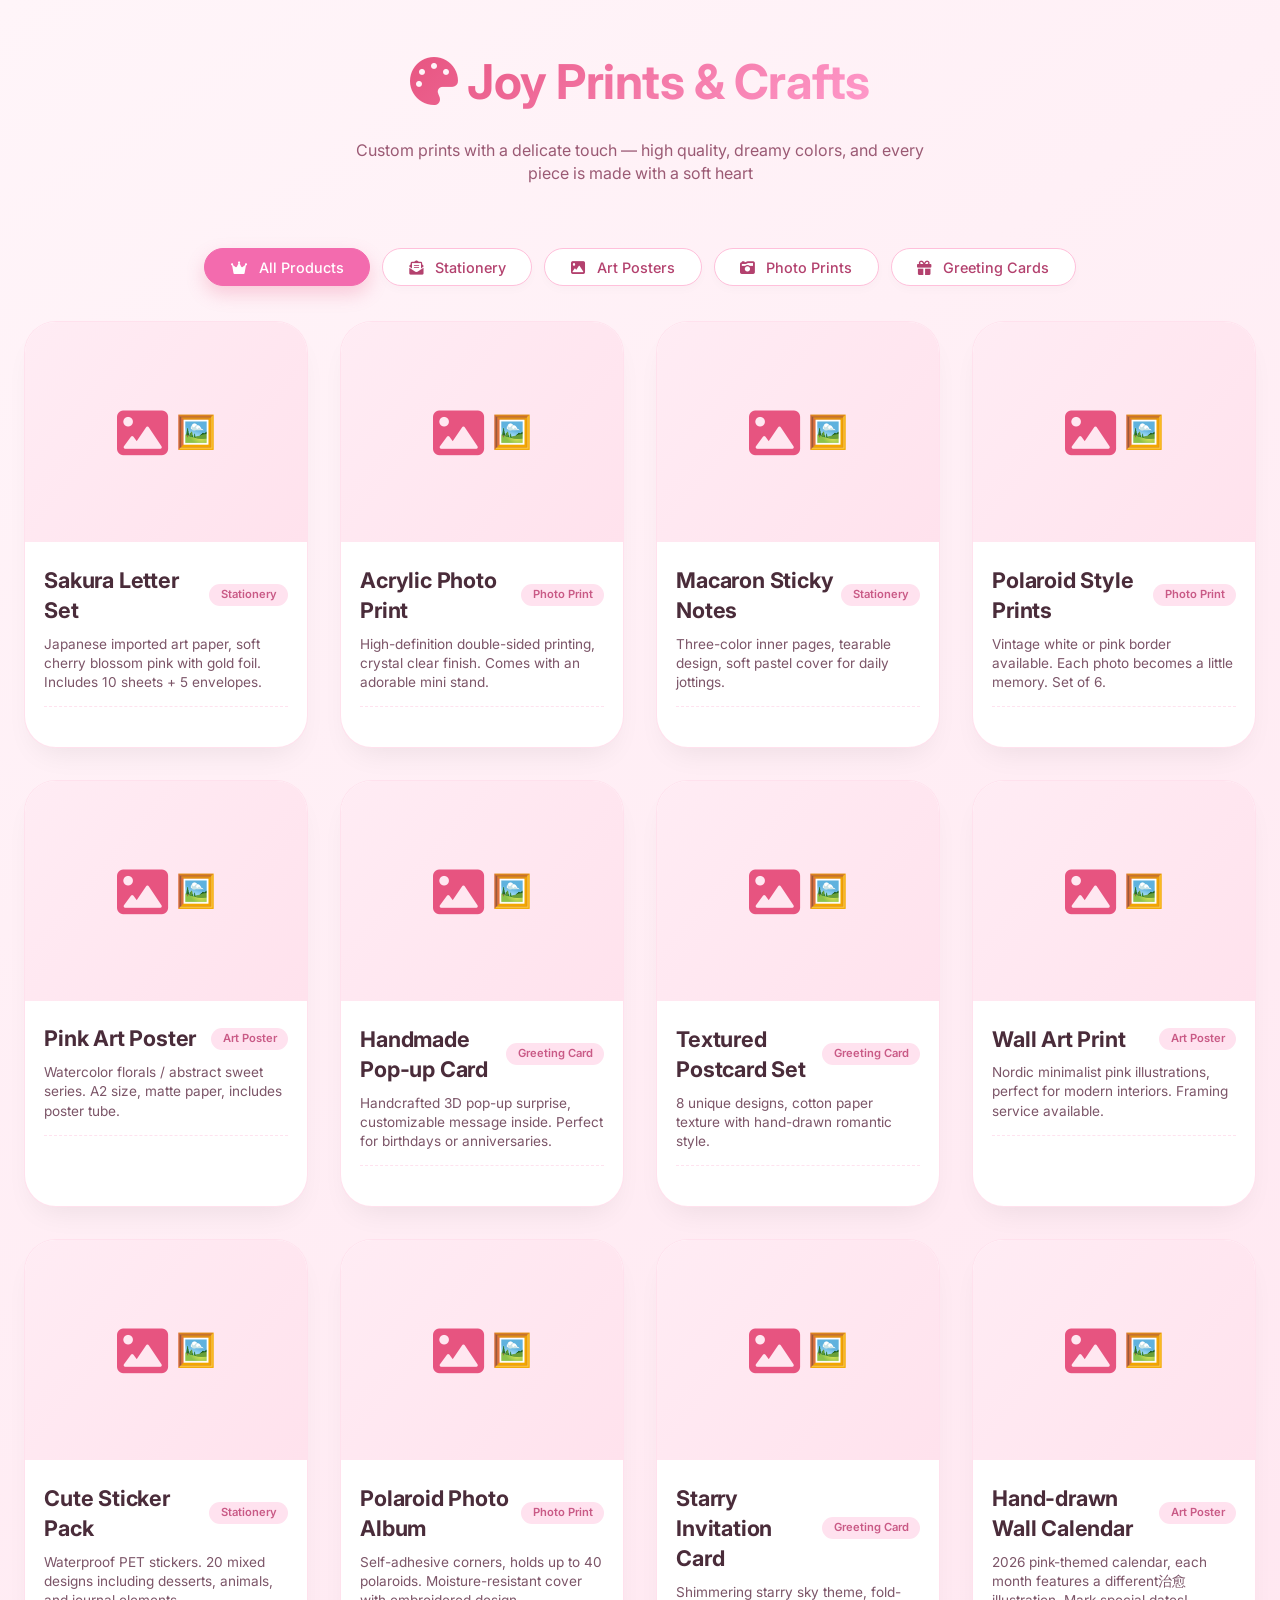
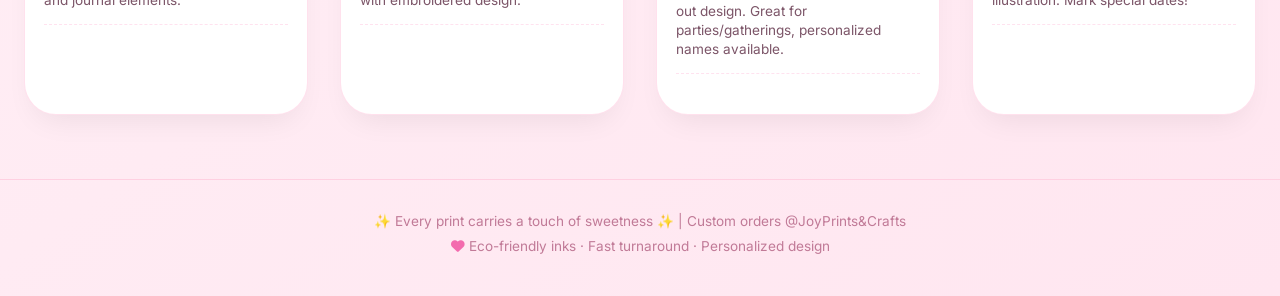
<file: backup.html>
<!DOCTYPE html>
<html lang="en">
<head>
  <meta charset="UTF-8">
  <meta name="viewport" content="width=device-width, initial-scale=1.0, viewport-fit=cover">
  <title>Joy Prints & Crafts — Pink Printing Studio | Custom Print Services</title>
  <!-- Google Fonts & simple reset for modern look -->
  <link href="https://fonts.googleapis.com/css2?family=Inter:opsz,wght@14..32,300;14..32,400;14..32,500;14..32,600;14..32,700&display=swap" rel="stylesheet">
  <link rel="stylesheet" href="https://cdnjs.cloudflare.com/ajax/libs/font-awesome/6.0.0-beta3/css/all.min.css">
  <link rel="stylesheet" href="style.css">
</head>
<body>

<div class="container">
  <!-- hero section -->
  <div class="hero">
    <h1><i class="fas fa-palette"></i> Joy Prints & Crafts </h1>
    <p>Custom prints with a delicate touch — high quality, dreamy colors, and every piece is made with a soft heart</p>
  </div>

  <!-- filter buttons section -->
  <div class="filter-bar" id="filterBar">
    <button class="filter-btn active" data-filter="all"><i class="fas fa-crown"></i> All Products</button>
    <button class="filter-btn" data-filter="stationery"><i class="fas fa-envelope-open-text"></i> Stationery</button>
    <button class="filter-btn" data-filter="poster"><i class="fas fa-image"></i> Art Posters</button>
    <button class="filter-btn" data-filter="photo"><i class="fas fa-camera-retro"></i> Photo Prints</button>
    <button class="filter-btn" data-filter="cards"><i class="fas fa-gift"></i> Greeting Cards</button>
  </div>

  <!-- products grid -->
  <div id="productsGrid" class="products-grid"></div>
</div>

<footer class="footer">
  <p>✨ Every print carries a touch of sweetness ✨ | Custom orders @JoyPrints&Crafts</p>
  <p style="margin-top: 6px;"><i class="fas fa-heart" style="color:#f36bae;"></i> Eco-friendly inks · Fast turnaround · Personalized design</p>
</footer>

<script src="script.js"></script>
</body>
</html>
</file>
<file: style.css>
* {
      margin: 0;
      padding: 0;
      box-sizing: border-box;
    }

    body {
      font-family: 'Inter', sans-serif;
      background: linear-gradient(145deg, #fff5f9 0%, #ffe6f0 100%);
      color: #4a2c3a;
      line-height: 1.4;
      scroll-behavior: smooth;
    }

    :root {
      --pink-soft: #ffe2ef;
      --pink-main: #ff9acb;
      --pink-deep: #f36bae;
      --pink-rose: #e75480;
      --pink-dust: #fbc4d8;
      --pink-shadow: rgba(243, 107, 174, 0.2);
      --gray-text: #4a2c3a;
      --white: #ffffff;
    }

    /* container */
    .container {
      max-width: 1280px;
      margin: 0 auto;
      padding: 0 24px;
    }

    /* header section */
    .hero {
      text-align: center;
      padding: 3rem 0 2rem 0;
      animation: fadeDown 0.8s ease-out;
    }

    .hero h1 {
      font-size: 3rem;
      font-weight: 700;
      background: linear-gradient(135deg, #e75480, #ff9acb);
      -webkit-background-clip: text;
      background-clip: text;
      color: transparent;
      letter-spacing: -0.5px;
      display: inline-block;
      margin-bottom: 0.5rem;
    }

    .hero .tagline {
      font-size: 1.2rem;
      font-weight: 400;
      background: rgba(255, 255, 255, 0.7);
      backdrop-filter: blur(4px);
      display: inline-block;
      padding: 0.4rem 1.5rem;
      border-radius: 60px;
      color: #b3416e;
      margin-top: 0.5rem;
      box-shadow: 0 2px 8px rgba(0,0,0,0.02);
    }

    .hero p {
      max-width: 600px;
      margin: 1rem auto 0;
      color: #9b5a74;
      font-weight: 400;
    }

    /* filter bar - sweet & functional */
    .filter-bar {
      display: flex;
      flex-wrap: wrap;
      justify-content: center;
      gap: 12px;
      margin: 2rem 0 2.2rem;
    }

    .filter-btn {
      background: white;
      border: none;
      padding: 0.6rem 1.6rem;
      border-radius: 200px;
      font-weight: 500;
      font-size: 0.9rem;
      cursor: pointer;
      transition: all 0.2s ease;
      color: #b3416e;
      box-shadow: 0 4px 10px rgba(0,0,0,0.02);
      border: 1px solid #ffc0db;
      font-family: inherit;
    }

    .filter-btn i {
      margin-right: 8px;
      font-size: 0.9rem;
    }

    .filter-btn.active {
      background: var(--pink-deep);
      border-color: var(--pink-deep);
      color: white;
      box-shadow: 0 8px 18px rgba(231, 84, 128, 0.25);
    }

    .filter-btn:hover:not(.active) {
      background: #ffecf3;
      border-color: #ff9acb;
      transform: scale(0.97);
    }

    /* products grid */
    .products-grid {
      display: grid;
      grid-template-columns: repeat(auto-fill, minmax(280px, 1fr));
      gap: 2rem;
      margin: 2rem 0 4rem;
    }

    /* product card */
    .product-card {
      background: var(--white);
      border-radius: 32px;
      overflow: hidden;
      transition: all 0.3s cubic-bezier(0.2, 0.9, 0.4, 1.1);
      box-shadow: 0 15px 30px -12px rgba(0, 0, 0, 0.08);
      border: 1px solid rgba(255, 180, 210, 0.4);
      backdrop-filter: blur(0px);
    }

    .product-card:hover {
      transform: translateY(-8px);
      box-shadow: 0 28px 36px -16px rgba(231, 84, 128, 0.25);
      border-color: #ffb7d0;
    }

    .card-img {
      height: 220px;
      background-color: #fff0f5;
      display: flex;
      align-items: center;
      justify-content: center;
      font-size: 4.2rem;
      color: #e75480;
      transition: all 0.2s;
      background: linear-gradient(130deg, #ffecf4, #ffe2ed);
    }

    .product-card:hover .card-img {
      background: #ffeef5;
    }

    .card-content {
      padding: 1.4rem 1.2rem 1.6rem;
    }

    .product-title {
      font-size: 1.35rem;
      font-weight: 700;
      margin-bottom: 0.5rem;
      color: #4a2c3a;
      display: flex;
      align-items: center;
      justify-content: space-between;
    }

    .product-title span:first-child {
      letter-spacing: -0.2px;
    }

    .badge {
      background: #ffe2ef;
      color: #c95a86;
      font-size: 0.7rem;
      font-weight: 600;
      padding: 0.2rem 0.7rem;
      border-radius: 60px;
      white-space: nowrap;
    }

    .product-desc {
      font-size: 0.85rem;
      color: #7c5568;
      margin: 0.6rem 0 0.9rem;
      line-height: 1.4;
    }

    .price-row {
      display: flex;
      align-items: baseline;
      justify-content: space-between;
      margin-top: 0.6rem;
      border-top: 1px dashed #ffe2ef;
      padding-top: 0.9rem;
    }

    .price {
      font-weight: 700;
      font-size: 1.3rem;
      color: #e75480;
    }

    .price small {
      font-size: 0.75rem;
      font-weight: 400;
      color: #b3738c;
    }

    .order-btn {
      background: none;
      border: 1.5px solid #ffb7cf;
      padding: 0.4rem 1rem;
      border-radius: 60px;
      font-size: 0.75rem;
      font-weight: 600;
      color: #e75480;
      cursor: pointer;
      transition: 0.2s;
      font-family: inherit;
      display: inline-flex;
      align-items: center;
      gap: 6px;
    }

    .order-btn i {
      font-size: 0.7rem;
    }

    .order-btn:hover {
      background: #e75480;
      border-color: #e75480;
      color: white;
      transform: scale(0.96);
    }

    /* no products message */
    .no-products {
      text-align: center;
      padding: 3rem;
      background: rgba(255, 230, 240, 0.7);
      border-radius: 48px;
      margin: 2rem 0;
      color: #c56183;
      font-weight: 500;
    }

    /* footer */
    .footer {
      text-align: center;
      padding: 2rem 0 2.5rem;
      border-top: 1px solid #ffd0e1;
      margin-top: 1rem;
      color: #c17a97;
      font-size: 0.85rem;
    }

    /* animations */
    @keyframes fadeDown {
      0% {
        opacity: 0;
        transform: translateY(-20px);
      }
      100% {
        opacity: 1;
        transform: translateY(0);
      }
    }

    .product-card {
      animation: fadeUp 0.5s ease backwards;
      animation-delay: calc(var(--index, 0) * 0.05s);
    }

    @keyframes fadeUp {
      from {
        opacity: 0;
        transform: translateY(18px);
      }
      to {
        opacity: 1;
        transform: translateY(0);
      }
    }

    /* responsive */
    @media (max-width: 640px) {
      .hero h1 {
        font-size: 2.2rem;
      }
      .filter-bar {
        gap: 8px;
      }
      .filter-btn {
        padding: 0.4rem 1.2rem;
        font-size: 0.8rem;
      }
      .container {
        padding: 0 18px;
      }
    }
</file>
